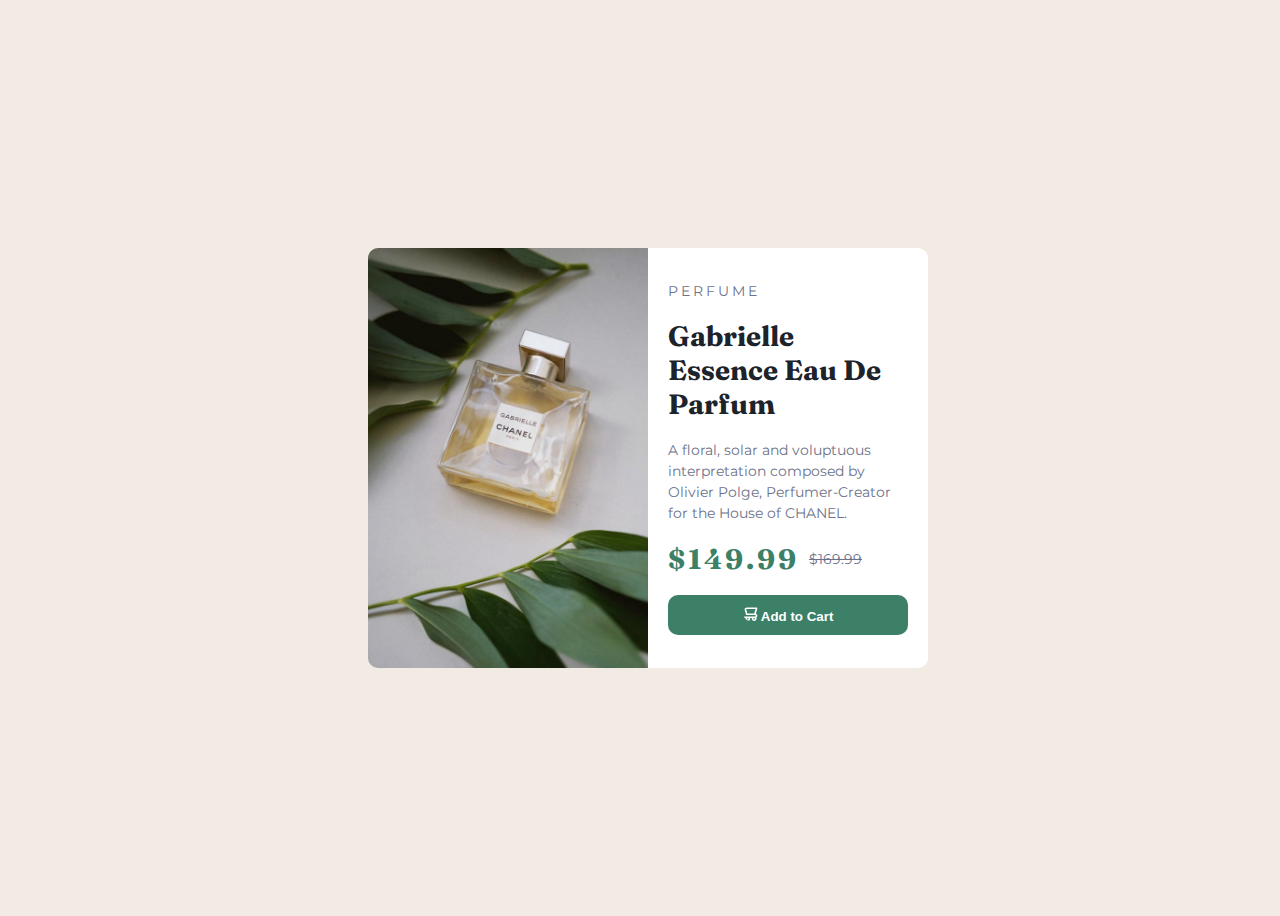
<file: index.html>
<!DOCTYPE html>
<html lang="en">

<head>
  <meta charset="UTF-8">
  <meta name="viewport" content="width=device-width, initial-scale=1.0">
  <link rel="preconnect" href="https://fonts.googleapis.com">
  <link rel="preconnect" href="https://fonts.gstatic.com" crossorigin>
  <link
    href="https://fonts.googleapis.com/css2?family=Figtree:ital,wght@0,300..900;1,300..900&family=Lato:ital,wght@0,100;0,300;0,400;0,700;0,900;1,100;1,300;1,400;1,700;1,900&family=Montserrat:ital,wght@0,100..900;1,100..900&family=Open+Sans:ital,wght@0,300..800;1,300..800&family=Outfit:wght@100..900&family=Roboto+Condensed:ital,wght@0,100..900;1,100..900&family=Roboto:ital,wght@0,100;0,300;0,400;0,500;0,700;0,900;1,100;1,300;1,400;1,500;1,700;1,900&family=Young+Serif&display=swap"
    rel="stylesheet">
  <link rel="preconnect" href="https://fonts.googleapis.com">
  <link rel="preconnect" href="https://fonts.gstatic.com" crossorigin>
  <link
    href="https://fonts.googleapis.com/css2?family=Figtree:ital,wght@0,300..900;1,300..900&family=Fraunces:ital,opsz,wght@0,9..144,100..900;1,9..144,100..900&family=Lato:ital,wght@0,100;0,300;0,400;0,700;0,900;1,100;1,300;1,400;1,700;1,900&family=Open+Sans:ital,wght@0,300..800;1,300..800&family=Outfit:wght@100..900&family=Roboto+Condensed:ital,wght@0,100..900;1,100..900&family=Roboto:ital,wght@0,100;0,300;0,400;0,500;0,700;0,900;1,100;1,300;1,400;1,500;1,700;1,900&family=Young+Serif&display=swap"
    rel="stylesheet">
  <link rel="stylesheet" href="card-preview.css">
  <title>Document</title>
</head>

<body>
  <div class="main">
    <img src="images/image-product-desktop.jpg" alt="image of a Gabrielle Essence Eau De Parfum">
    <div class="product_desc">
      <p>Perfume </p>
      <h1>
        Gabrielle Essence Eau De Parfum
      </h1>
      <p>A floral, solar and voluptuous interpretation composed by Olivier Polge, Perfumer-Creator for the House of
        CHANEL.</p>
      <div class="pricing">
        <h1>$149.99</h1>
        <p>$169.99</p>
      </div>
      <button type="button" onclick="hello world">
        <img src="images/icon-cart.svg" width="15px" height="16px">
        Add to Cart
      </button>
    </div>
  </div>

</body>

</html>
</file>
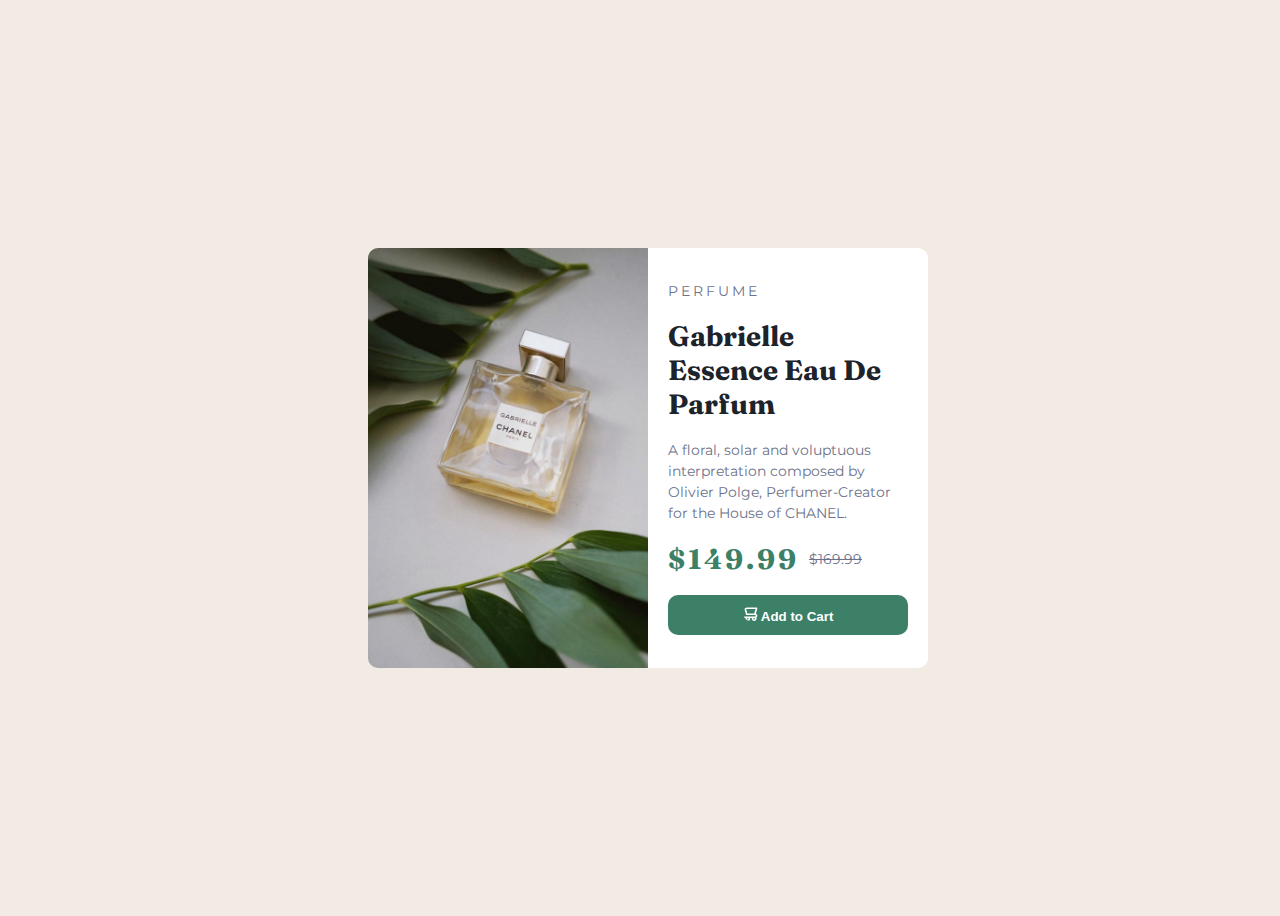
<file: card-preview.html>
<!DOCTYPE html>
<html lang="en">

<head>
  <meta charset="UTF-8">
  <meta name="viewport" content="width=device-width, initial-scale=1.0">
  <link rel="preconnect" href="https://fonts.googleapis.com">
  <link rel="preconnect" href="https://fonts.gstatic.com" crossorigin>
  <link
    href="https://fonts.googleapis.com/css2?family=Figtree:ital,wght@0,300..900;1,300..900&family=Lato:ital,wght@0,100;0,300;0,400;0,700;0,900;1,100;1,300;1,400;1,700;1,900&family=Montserrat:ital,wght@0,100..900;1,100..900&family=Open+Sans:ital,wght@0,300..800;1,300..800&family=Outfit:wght@100..900&family=Roboto+Condensed:ital,wght@0,100..900;1,100..900&family=Roboto:ital,wght@0,100;0,300;0,400;0,500;0,700;0,900;1,100;1,300;1,400;1,500;1,700;1,900&family=Young+Serif&display=swap"
    rel="stylesheet">
  <link rel="preconnect" href="https://fonts.googleapis.com">
  <link rel="preconnect" href="https://fonts.gstatic.com" crossorigin>
  <link
    href="https://fonts.googleapis.com/css2?family=Figtree:ital,wght@0,300..900;1,300..900&family=Fraunces:ital,opsz,wght@0,9..144,100..900;1,9..144,100..900&family=Lato:ital,wght@0,100;0,300;0,400;0,700;0,900;1,100;1,300;1,400;1,700;1,900&family=Open+Sans:ital,wght@0,300..800;1,300..800&family=Outfit:wght@100..900&family=Roboto+Condensed:ital,wght@0,100..900;1,100..900&family=Roboto:ital,wght@0,100;0,300;0,400;0,500;0,700;0,900;1,100;1,300;1,400;1,500;1,700;1,900&family=Young+Serif&display=swap"
    rel="stylesheet">
  <link rel="stylesheet" href="card-preview.css">
  <title>Document</title>
</head>

<body>
  <div class="main">
    <img src="images/image-product-desktop.jpg" alt="image of a Gabrielle Essence Eau De Parfum">
    <div class="product_desc">
      <p>Perfume </p>
      <h1>
        Gabrielle Essence Eau De Parfum
      </h1>
      <p>A floral, solar and voluptuous interpretation composed by Olivier Polge, Perfumer-Creator for the House of
        CHANEL.</p>
      <div class="pricing">
        <h1>$149.99</h1>
        <p>$169.99</p>
      </div>
      <button type="button" onclick="hello world">
        <img src="images/icon-cart.svg" width="15px" height="16px">
        Add to Cart
      </button>
    </div>
  </div>

</body>

</html>
</file>
<file: card-preview.css>
body {
  background-color: hsl(30, 38%, 92%);
  width: 100%;
  height: 100vh;
  display: flex;
  justify-content: center;
  align-items: center;
  font-family: "Montserrat", sans-serif;
  font-size: 14px;
  color: hsl(228, 12%, 48%);
}

img {
  width: 280px;
  height: 420px;
  border-top-left-radius: 10px;
  border-bottom-left-radius: 10px;
}

.product_desc {
  width: 240px;
  height: 380px;
  background-color: hsl(0, 0%, 100%);
  border-top-right-radius: 10px;
  border-bottom-right-radius: 10px;
  padding: 20px;
}

.main {
  border-radius: 10px;
  display: flex;
}

h1 {
  font-family: "Fraunces", serif;
  color: hsl(212, 21%, 14%);
  margin-right: 10px;
}

.product_desc :nth-child(1) {
  font-family: "Montserrat", sans-serif;
  text-transform: uppercase;
  color: hsl(228, 12%, 48%);
  letter-spacing: 3px;
}

.pricing {
  display: flex;
  align-items: center;
}

.pricing :first-child {
  color: hsl(158, 36%, 37%);
  font-family: "Fraunces", serif;
}

.pricing :last-child {
  text-decoration: line-through;
}

.product_desc :nth-child(3) {
  line-height: 1.5;
  margin-bottom: 0px;
}

button {
  width: 240px;
  height: 40px;
  background-color: hsl(158, 36%, 37%);
  border-radius: 10px;
  border: none;
  color: hsl(0, 0%, 100%);
  font-weight: bold;
  cursor: pointer;
}

button:hover {
  background-color: hsl(212, 21%, 14%);
}

button img {
  width: 15px;
  height: 15px;
}
</file>
